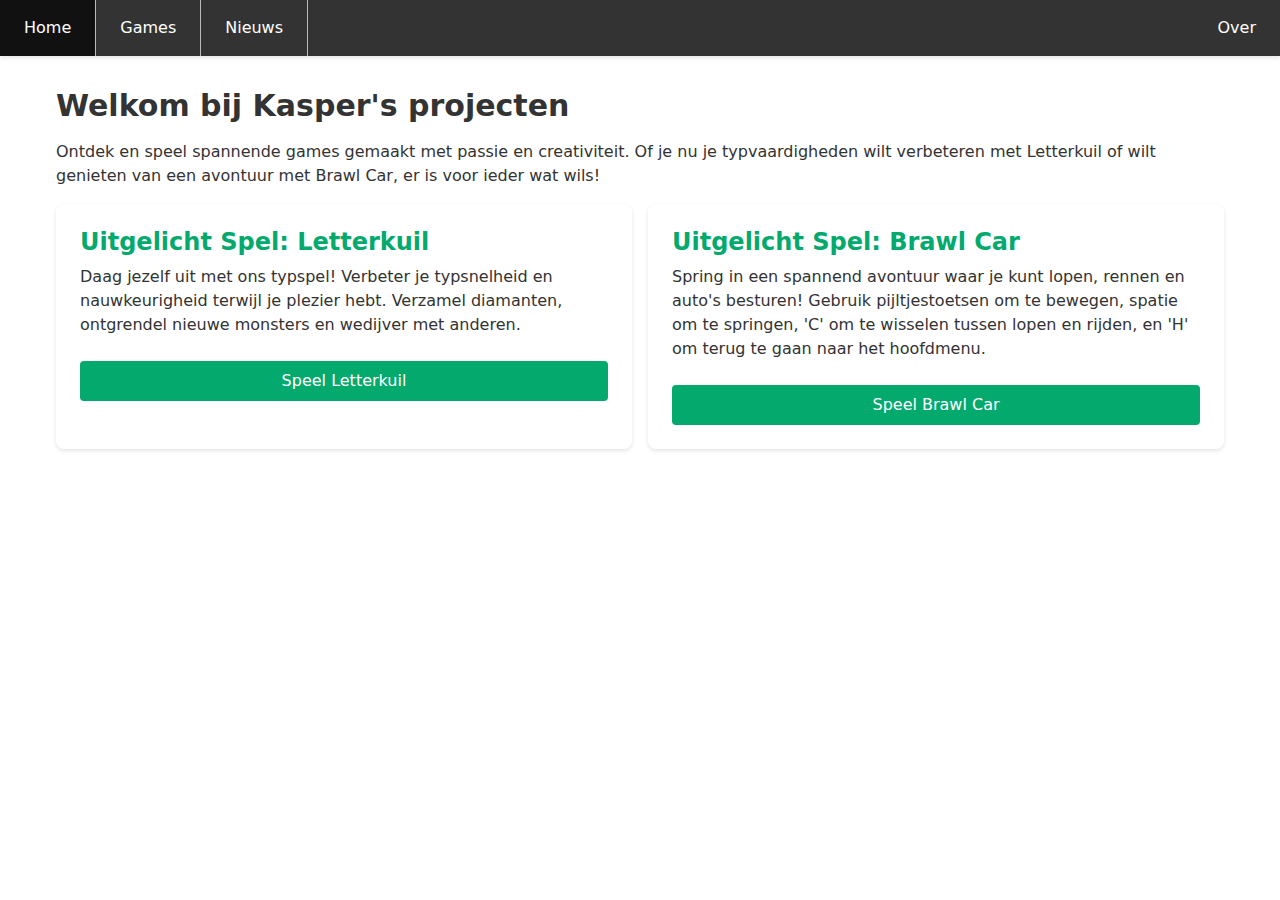
<file: index.html>
<!DOCTYPE html>
<html lang="nl">
<head>
    <meta charset="UTF-8">
    <meta name="viewport" content="width=device-width, initial-scale=1.0">
    <meta name="description" content="Welkom bij Kasper's projecten - Speel Letterkuil en Brawl Car">
    <title>Kasper's projecten</title>
    <link rel="icon" type="image/svg+xml" href="favicon.svg">
    <link rel="stylesheet" href="css/reset.css">
    <link rel="stylesheet" href="css/main.css">
    <link rel="stylesheet" href="css/NavigatieBar.css">
</head>
<body>
    <header>
        <nav>
            <ul class="nav">
                <li class="nav active"><a href="index.html">Home</a></li>
                <li class="nav"><a href="games.html">Games</a></li>
                <li class="nav"><a href="nieuws.html">Nieuws</a></li>
                <li class="nav" style="float:right"><a href="about.html">Over</a></li>
            </ul>
        </nav>
    </header>

    <main>
        <section class="section">
            <div class="container">
                <h1>Welkom bij Kasper's projecten</h1>
                <p>Ontdek en speel spannende games gemaakt met passie en creativiteit. Of je nu je typvaardigheden wilt verbeteren met Letterkuil of wilt genieten van een avontuur met Brawl Car, er is voor ieder wat wils!</p>
                
                <div class="grid">
                    <div class="game-card">
                        <h2>Uitgelicht Spel: Letterkuil</h2>
                        <p>Daag jezelf uit met ons typspel! Verbeter je typsnelheid en nauwkeurigheid terwijl je plezier hebt. Verzamel diamanten, ontgrendel nieuwe monsters en wedijver met anderen.</p>
                        <a href="letterkuil/letterkuil.html" class="button">Speel Letterkuil</a>
                    </div>
                    
                    <div class="game-card">
                        <h2>Uitgelicht Spel: Brawl Car</h2>
                        <p>Spring in een spannend avontuur waar je kunt lopen, rennen en auto's besturen! Gebruik pijltjestoetsen om te bewegen, spatie om te springen, 'C' om te wisselen tussen lopen en rijden, en 'H' om terug te gaan naar het hoofdmenu.</p>
                        <a href="/brawl_car/distfiles/WebGL/WebGL/index.html" class="button">Speel Brawl Car</a>
                    </div>
                </div>
            </div>
        </section>
    </main>
</body>
</html>
</file>
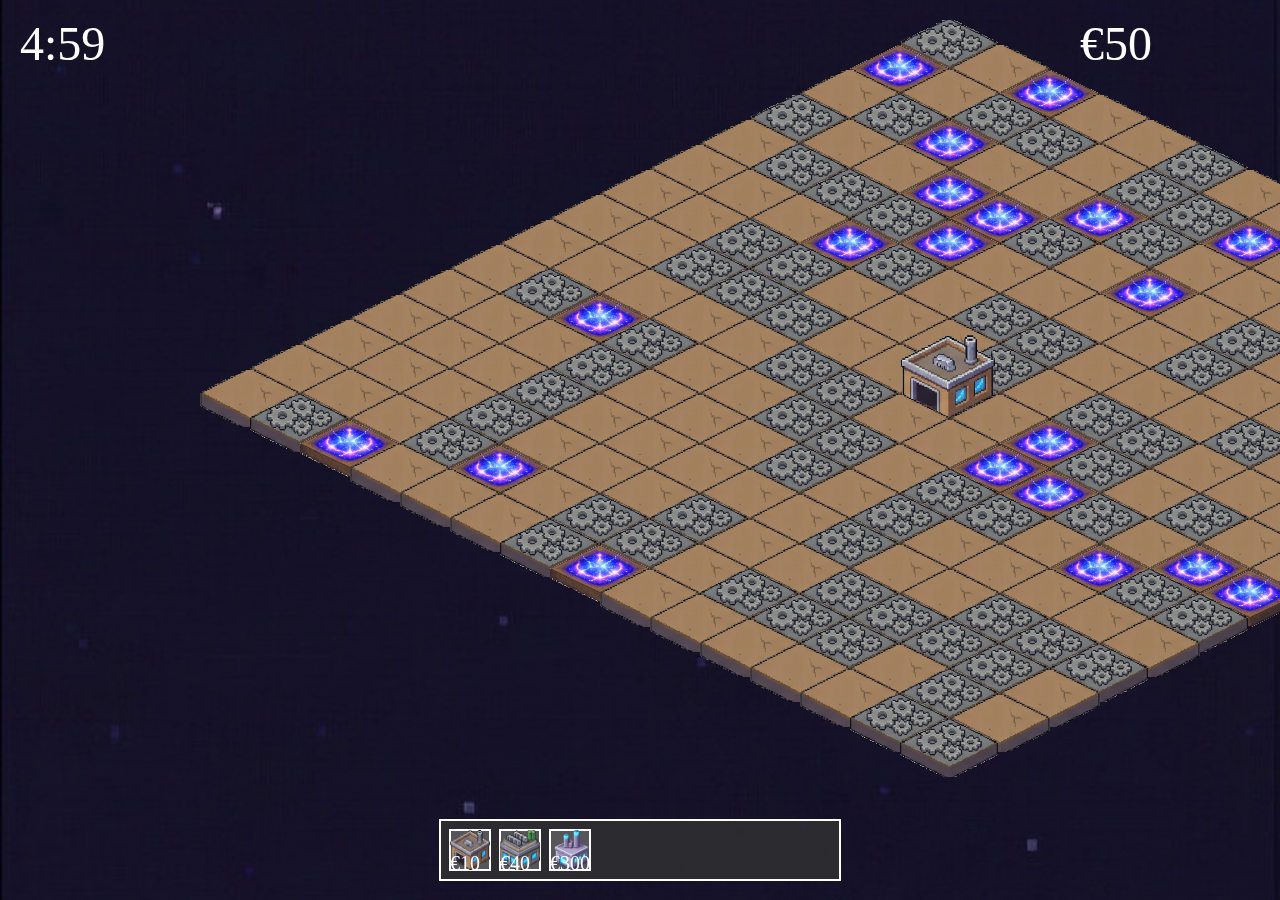
<file: eilandmijnwerkers/index.html>
<!DOCTYPE html>
<html lang="nl" xmlns="http://www.w3.org/1999/html">
<head>
    <meta charset="UTF-8">
    <meta name="viewport" content="width=device-width, initial-scale=1.0">
    <title>EilandMijnwerkers</title>
    <script src="helpScript.js"></script>
    <style>

        body, html {
            height: 100%;
            margin: 0;
        }

        .bg {
            background-image: url("images/void.jpg");

            height: 100%;

            background-position: center;
            background-repeat: no-repeat;
            background-size: cover;
        }

        #canvas {
            position: absolute;
            left: 0;
            top: 0;
        }
    </style>
</head>
<body>
    <div class="bg"></div>
    <canvas id="canvas" width="10000" height="10000"></canvas>
    <script>
        const gebouwen = [
            {img: "centrum", tile: "aarde", x: 100, y: 100, w: 40, h: 40, offsetX: 0, offsetY: 0, dragging: false, price: 10, gain: 1},
            {img: "mijnwerker", tile: "metaal", x: 100,  y: 200, w: 40, h: 40, offsetX: 0, offsetY: 0, dragging: false, price: 40, gain: 2},
            {img: "plasmapomp", tile: "plasma", x:100, y: 300, w: 40, h: 40, offsetX: 0, offsetY: 0, dragging: false, price: 300, gain: 10}
        ]
        var gedaan = false;
        const time = new Date().getTime();

        let lastTime = 0;
        let miningTimer = 0;
        let collapseTimer = 0;

        const canvas = document.getElementById("canvas");
        canvas.width = window.innerWidth;
        canvas.height = window.innerHeight;
        const ctx = canvas.getContext("2d");

        const map = generateMap();

        function removeSide() {
            map.markeer();
            setTimeout(() => map.valAf(), 3000);
        }

        function drawMap() {
            let startx = 900;
            let starty = 20;
            for (let i = 0; i < map.gameMap.length; i++) {
                let row = map.gameMap[i];
                for (let j = 0; j < row.length; j++) {
                    let tegel = row[j];
                    let x = startx + (j - i) * 50;
                    let y = starty + (j + i) * 25;
                    if (tegel) {
                        if (tegel.warning) {
                            ctx.drawImage(images.get(tegel.type+"-warn"), x, y);
                            if (tegel.gebouw) {
                                ctx.drawImage(images.get(tegel.gebouw.type+"-warn"), x, y - 35)
                            }
                        } else {
                            ctx.drawImage(images.get(tegel.type), x, y);
                            if (tegel.gebouw) {
                                ctx.drawImage(images.get(tegel.gebouw.type), x, y - 35)
                            }
                        }
                    }
                }
            }
        }

        function drawRest() {
            const breedte = 400;
            const hoogte = 60;
            const x = (canvas.width - breedte) / 2;
            const y = canvas.height - hoogte - 20;

            ctx.fillStyle = "rgba(50, 50, 50, 0.8)";
            ctx.strokeStyle = "#ffffff";
            ctx.lineWidth = 2;

            ctx.fillRect(x, y, breedte, hoogte);
            ctx.strokeRect(x, y, breedte, hoogte);

            const slotSize = 40;
            const padding = 10;

            for (let i = 0; i < gebouwen.length; i++) {
                let slotX = x + padding + (i * (slotSize + padding));
                let slotY = y + (hoogte - slotSize) / 2;

                ctx.fillStyle = "rgba(255, 255, 255, 0.2)";
                ctx.fillRect(slotX, slotY, slotSize, slotSize);
                ctx.strokeRect(slotX, slotY, slotSize, slotSize);
                let gebouw = gebouwen[i]
                if (!gebouw.dragging) {
                    gebouw.x = slotX;
                    gebouw.y = slotY;
                    gebouw.offsetX = 0;
                    gebouw.offsetY = 0;
                    gebouw.w = slotSize;
                    gebouw.h = slotSize;
                }
                ctx.fillStyle = "#ffffff"
                ctx.drawImage(images.get(gebouw.img), gebouw.x, gebouw.y, gebouw.w, gebouw.h);
                ctx.font = "20px serif";
                ctx.fillText("€" + gebouw.price, gebouw.x, gebouw.y + gebouw.h);
            }

            let timeToGo = 300000 - (new Date().getTime() - time);
            if (timeToGo <= 0) {
                gedaan = true;
            }
            ctx.font = "48px serif";
            ctx.fillText(millisToMinutesAndSeconds(timeToGo), 20, 60);

            ctx.fillText("€" + map.money, canvas.width - 200, 60);
        }

        function scoreScreen() {
            const scoreScreenImg = new Image();
            scoreScreenImg.src = "images/scorescreen.jpg";
            scoreScreenImg.onload = function () {
                ctx.clearRect(0, 0, canvas.width, canvas.height);
                ctx.drawImage(scoreScreenImg, 0, 0);
                ctx.font = "200px serif";
                ctx.fillStyle = "#ffffff"
                ctx.fillText("Geld: €" + map.money, 350, 450);
            };
        }

        function loop(timestamp) {
            if (!lastTime) lastTime = timestamp;
            const deltaTime = timestamp - lastTime;
            lastTime = timestamp;

            miningTimer += deltaTime;
            collapseTimer += deltaTime;

            if (miningTimer >= 1000) {
                map.mijn();
                miningTimer -= 1000;
            }

            if (collapseTimer >= 57000) {
                removeSide();
                collapseTimer -= 57000;
            }

            ctx.clearRect(0, 0, canvas.width, canvas.height);
            drawMap();
            drawRest();

            if (!gedaan) {
                requestAnimationFrame(loop);
            } else {
                scoreScreen();
            }
        }

        function start() {
            canvas.addEventListener('mousedown', (e) => {
                const mouse = getMousePos(e);

                gebouwen.forEach(g => {
                    if (mouse.x >= g.x && mouse.x <= g.x + g.w &&
                        mouse.y >= g.y && mouse.y <= g.y + g.h) {

                        g.dragging = true;
                        g.offsetX = mouse.x - g.x;
                        g.offsetY = mouse.y - g.y;
                        g.w = 95;
                        g.h = 84;
                    }
                });
            });

            window.addEventListener('mousemove', (e) => {
                gebouwen.forEach(g => {
                    if (g.dragging) {
                        const mouse = getMousePos(e);
                        g.x = mouse.x - g.offsetX;
                        g.y = mouse.y - g.offsetY;
                    }
                });
            });

            window.addEventListener('mouseup', (e) => {
                gebouwen.forEach(g => {
                    if (g.dragging) {
                        let pos = getMousePos(e);
                        let dx = pos.x - 900;
                        let dy = pos.y - 20;
                        let j = Math.round((dy / 25 + dx / 50) / 2);
                        let i = Math.round((dy / 25 - dx / 50) / 2);
                        if (i >= 0 && i < 15 && j >= 0 && j < 15) {
                            let tegel = map.gameMap[i][j];
                            if (tegel && !tegel.gebouw) {
                                if (tegel.type === g.tile) {
                                    if (map.money >= g.price) {
                                        tegel.gebouw = new Gebouw(g.img, 1, g.gain);
                                        map.money -= g.price;
                                    } else {
                                        alert("Je hebt niet genoeg geld.")
                                    }
                                } else {
                                    alert("Je kan een " + g.img + " enkel op " + g.tile + " plaatsen.");
                                }
                            }
                        }
                        g.dragging = false;
                    }
                });
            });

            requestAnimationFrame(loop);
        }

        const images = laadImages(start);
    </script>
</body>
</html>
</file>
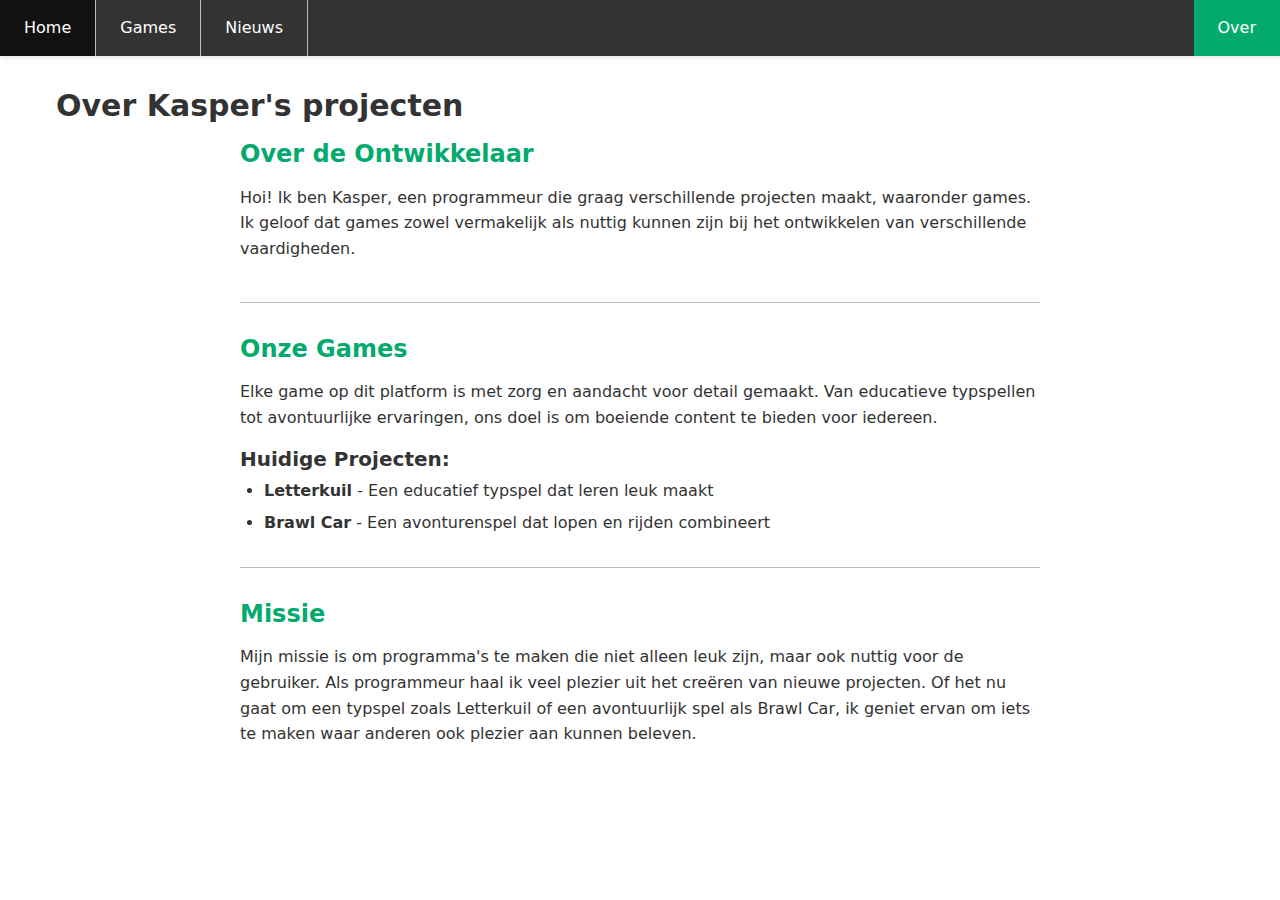
<file: about.html>
<!DOCTYPE html>
<html lang="nl">
<head>
    <meta charset="UTF-8">
    <meta name="viewport" content="width=device-width, initial-scale=1.0">
    <meta name="description" content="Leer meer over Kasper's projecten en de ontwikkelaar">
    <title>Over - Kasper's projecten</title>
    <link rel="icon" type="image/svg+xml" href="favicon.svg">
    <link rel="stylesheet" href="css/reset.css">
    <link rel="stylesheet" href="css/main.css">
    <link rel="stylesheet" href="css/NavigatieBar.css">
</head>
<body>
    <header>
        <nav>
            <ul class="nav">
                <li class="nav"><a href="index.html">Home</a></li>
                <li class="nav"><a href="games.html">Games</a></li>
                <li class="nav"><a href="nieuws.html">Nieuws</a></li>
                <li class="nav active" style="float:right"><a href="about.html">Over</a></li>
            </ul>
        </nav>
    </header>

    <main>
        <section class="section">
            <div class="container">
                <h1>Over Kasper's projecten</h1>
                <div class="about-content">
                    <div class="about-section">
                        <h2>Over de Ontwikkelaar</h2>
                        <p>Hoi! Ik ben Kasper, een programmeur die graag verschillende projecten maakt, waaronder games. Ik geloof dat games zowel vermakelijk als nuttig kunnen zijn bij het ontwikkelen van verschillende vaardigheden.</p>
                    </div>

                    <div class="about-section">
                        <h2>Onze Games</h2>
                        <p>Elke game op dit platform is met zorg en aandacht voor detail gemaakt. Van educatieve typspellen tot avontuurlijke ervaringen, ons doel is om boeiende content te bieden voor iedereen.</p>
                        
                        <h3>Huidige Projecten:</h3>
                        <ul>
                            <li><strong>Letterkuil</strong> - Een educatief typspel dat leren leuk maakt</li>
                            <li><strong>Brawl Car</strong> - Een avonturenspel dat lopen en rijden combineert</li>
                        </ul>
                    </div>

                    <div class="about-section">
                        <h2>Missie</h2>
                        <p>Mijn missie is om programma's te maken die niet alleen leuk zijn, maar ook nuttig voor de gebruiker. Als programmeur haal ik veel plezier uit het creëren van nieuwe projecten. Of het nu gaat om een typspel zoals Letterkuil of een avontuurlijk spel als Brawl Car, ik geniet ervan om iets te maken waar anderen ook plezier aan kunnen beleven.</p>
                    </div>
                </div>
            </div>
        </section>
    </main>
</body>
</html>
</file>
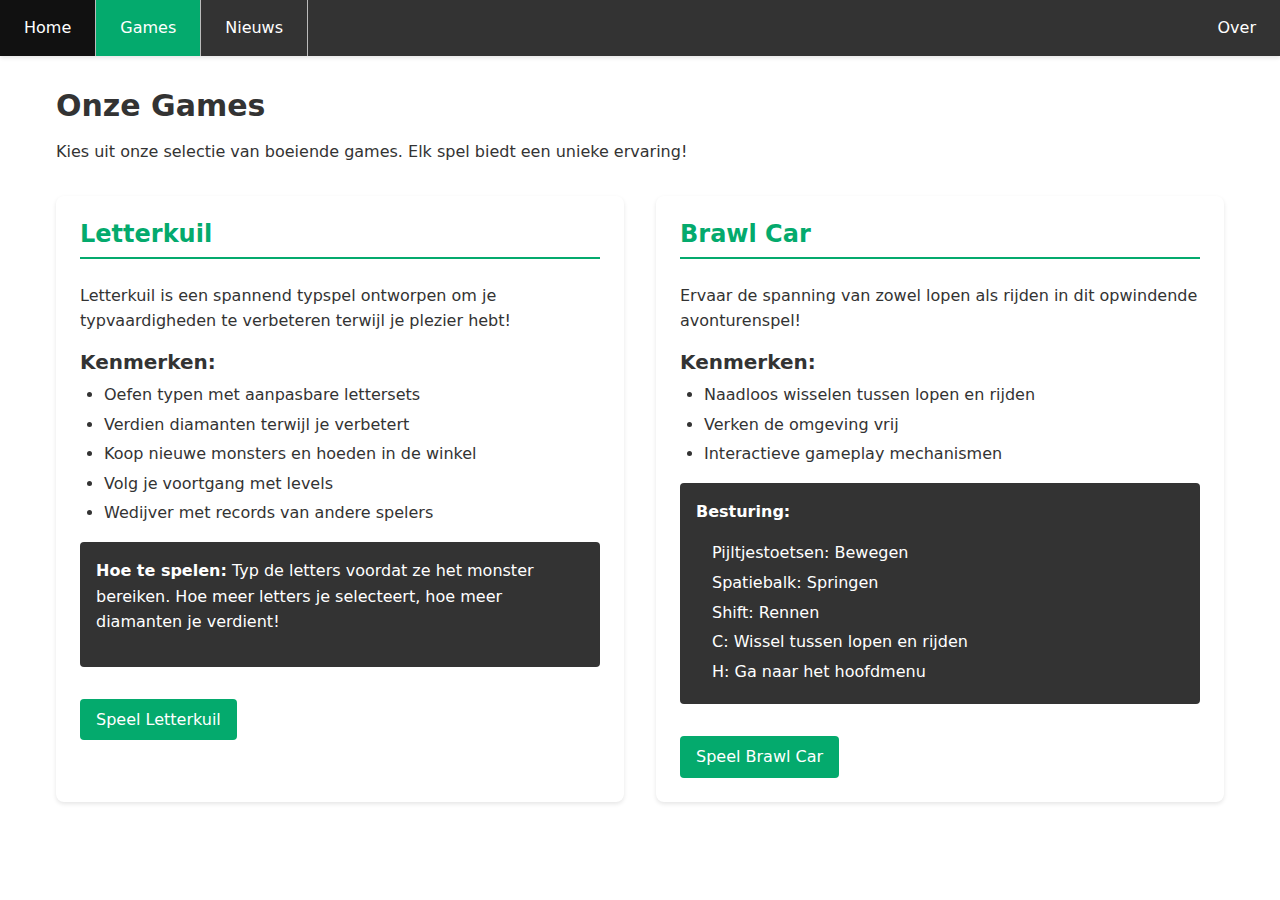
<file: games.html>
<!DOCTYPE html>
<html lang="nl">
<head>
    <meta charset="UTF-8">
    <meta name="viewport" content="width=device-width, initial-scale=1.0">
    <meta name="description" content="Ontdek en speel Letterkuil en Brawl Car spellen">
    <title>Games - Kasper's projecten</title>
    <link rel="icon" type="image/svg+xml" href="favicon.svg">
    <link rel="stylesheet" href="css/reset.css">
    <link rel="stylesheet" href="css/main.css">
    <link rel="stylesheet" href="css/NavigatieBar.css">
    <link rel="stylesheet" href="css/games.css">
</head>
<body>
    <header>
        <nav>
            <ul class="nav">
                <li class="nav"><a href="index.html">Home</a></li>
                <li class="nav active"><a href="games.html">Games</a></li>
                <li class="nav"><a href="nieuws.html">Nieuws</a></li>
                <li class="nav" style="float:right"><a href="about.html">Over</a></li>
            </ul>
        </nav>
    </header>

    <main>
        <section class="section">
            <div class="container">
                <h1>Onze Games</h1>
                <p>Kies uit onze selectie van boeiende games. Elk spel biedt een unieke ervaring!</p>

                <div class="games-grid">
                    <article class="game-detail">
                        <h2>Letterkuil</h2>
                        <div class="game-content">
                            <div class="game-description">
                                <p>Letterkuil is een spannend typspel ontworpen om je typvaardigheden te verbeteren terwijl je plezier hebt!</p>
                                <h3>Kenmerken:</h3>
                                <ul>
                                    <li>Oefen typen met aanpasbare lettersets</li>
                                    <li>Verdien diamanten terwijl je verbetert</li>
                                    <li>Koop nieuwe monsters en hoeden in de winkel</li>
                                    <li>Volg je voortgang met levels</li>
                                    <li>Wedijver met records van andere spelers</li>
                                </ul>
                                <div class="game-controls">
                                    <p><strong>Hoe te spelen:</strong> Typ de letters voordat ze het monster bereiken. Hoe meer letters je selecteert, hoe meer diamanten je verdient!</p>
                                </div>
                                <a href="letterkuil/letterkuil.html" class="button">Speel Letterkuil</a>
                            </div>
                        </div>
                    </article>

                    <article class="game-detail">
                        <h2>Brawl Car</h2>
                        <div class="game-content">
                            <div class="game-description">
                                <p>Ervaar de spanning van zowel lopen als rijden in dit opwindende avonturenspel!</p>
                                <h3>Kenmerken:</h3>
                                <ul>
                                    <li>Naadloos wisselen tussen lopen en rijden</li>
                                    <li>Verken de omgeving vrij</li>
                                    <li>Interactieve gameplay mechanismen</li>
                                </ul>
                                <div class="game-controls">
                                    <p><strong>Besturing:</strong></p>
                                    <ul>
                                        <li>Pijltjestoetsen: Bewegen</li>
                                        <li>Spatiebalk: Springen</li>
                                        <li>Shift: Rennen</li>
                                        <li>C: Wissel tussen lopen en rijden</li>
                                        <li>H: Ga naar het hoofdmenu</li>
                                    </ul>
                                </div>
                                <a href="/brawl_car/distfiles/WebGL/WebGL/index.html" class="button">Speel Brawl Car</a>
                            </div>
                        </div>
                    </article>
                </div>
            </div>
        </section>
    </main>
</body>
</html>
</file>
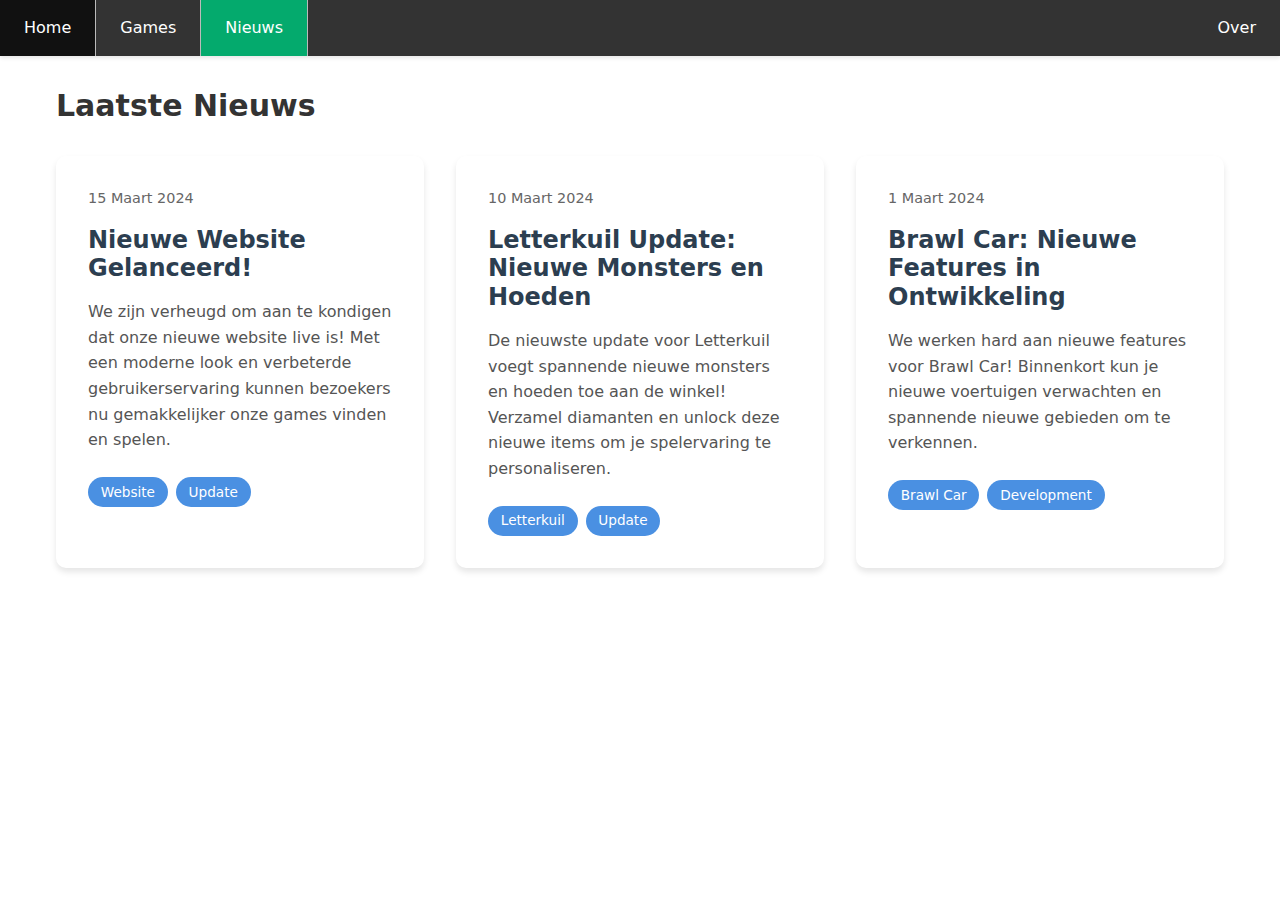
<file: nieuws.html>
<!DOCTYPE html>
<html lang="nl">
<head>
    <meta charset="UTF-8">
    <meta name="viewport" content="width=device-width, initial-scale=1.0">
    <meta name="description" content="Blijf op de hoogte van het laatste nieuws over Kasper's projecten">
    <title>Nieuws - Kasper's projecten</title>
    <link rel="icon" type="image/svg+xml" href="favicon.svg">
    <link rel="stylesheet" href="css/reset.css">
    <link rel="stylesheet" href="css/main.css">
    <link rel="stylesheet" href="css/NavigatieBar.css">
    <link rel="stylesheet" href="css/nieuws.css">
</head>
<body>
    <header>
        <nav>
            <ul class="nav">
                <li class="nav"><a href="index.html">Home</a></li>
                <li class="nav"><a href="games.html">Games</a></li>
                <li class="nav active"><a href="nieuws.html">Nieuws</a></li>
                <li class="nav" style="float:right"><a href="about.html">Over</a></li>
            </ul>
        </nav>
    </header>

    <main>
        <section class="section">
            <div class="container">
                <h1>Laatste Nieuws</h1>
                <div class="news-grid">
                    <article class="news-item">
                        <div class="news-date">15 Maart 2024</div>
                        <h2>Nieuwe Website Gelanceerd!</h2>
                        <p>We zijn verheugd om aan te kondigen dat onze nieuwe website live is! Met een moderne look en verbeterde gebruikerservaring kunnen bezoekers nu gemakkelijker onze games vinden en spelen.</p>
                        <div class="news-tags">
                            <span class="tag">Website</span>
                            <span class="tag">Update</span>
                        </div>
                    </article>

                    <article class="news-item">
                        <div class="news-date">10 Maart 2024</div>
                        <h2>Letterkuil Update: Nieuwe Monsters en Hoeden</h2>
                        <p>De nieuwste update voor Letterkuil voegt spannende nieuwe monsters en hoeden toe aan de winkel! Verzamel diamanten en unlock deze nieuwe items om je spelervaring te personaliseren.</p>
                        <div class="news-tags">
                            <span class="tag">Letterkuil</span>
                            <span class="tag">Update</span>
                        </div>
                    </article>

                    <article class="news-item">
                        <div class="news-date">1 Maart 2024</div>
                        <h2>Brawl Car: Nieuwe Features in Ontwikkeling</h2>
                        <p>We werken hard aan nieuwe features voor Brawl Car! Binnenkort kun je nieuwe voertuigen verwachten en spannende nieuwe gebieden om te verkennen.</p>
                        <div class="news-tags">
                            <span class="tag">Brawl Car</span>
                            <span class="tag">Development</span>
                        </div>
                    </article>
                </div>
            </div>
        </section>
    </main>
</body>
</html>
</file>
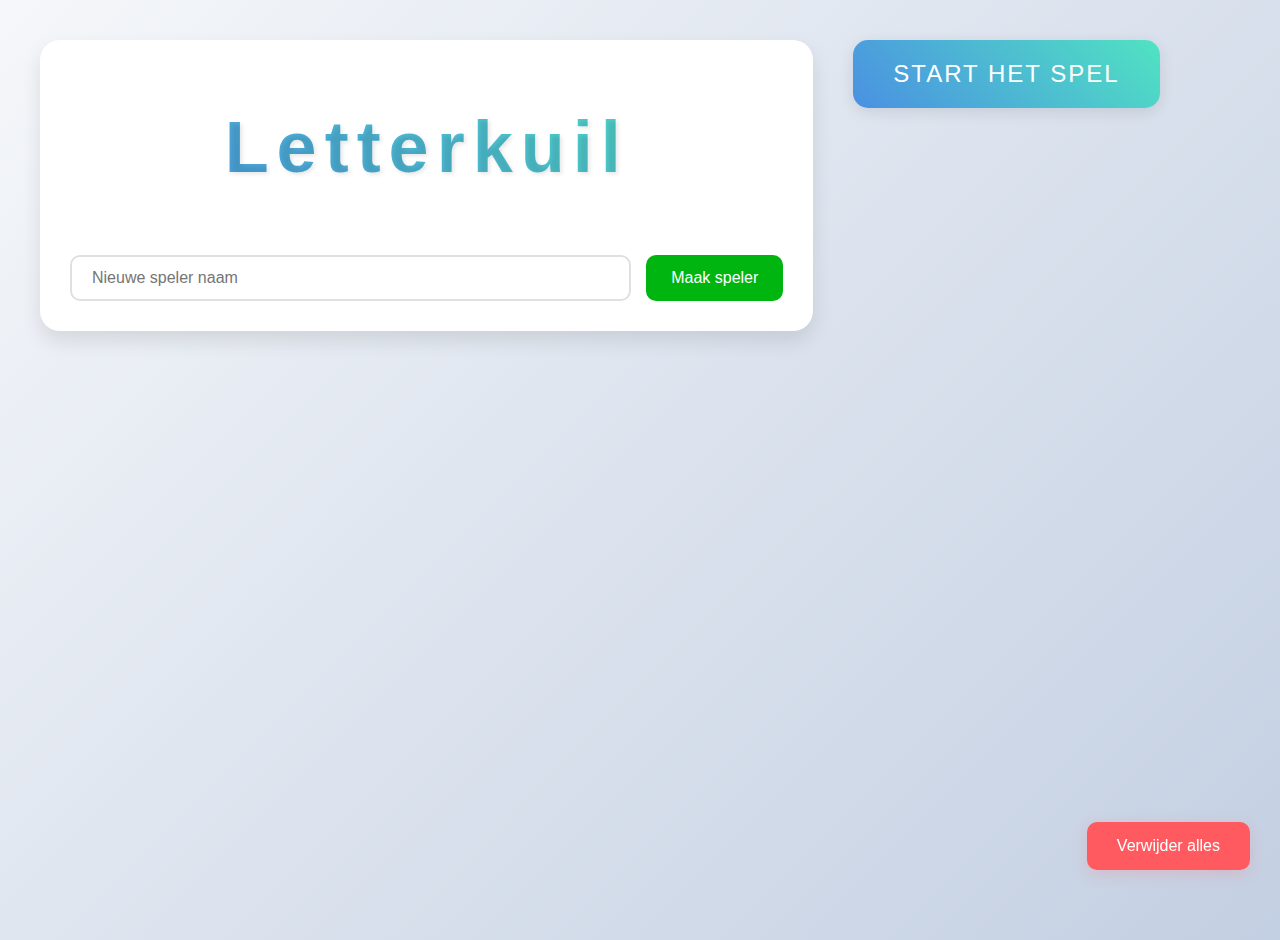
<file: letterkuil/letterkuil.html>
<!DOCTYPE html>
<html lang="nl">
<head>
    <meta charset="UTF-8">
    <meta name="viewport" content="width=device-width, initial-scale=1.0">
    <title>Letterkuil - Typspel</title>
    <link rel="icon" type="image/svg+xml" href="favicon.svg">
    <link rel="stylesheet" href="https://fonts.googleapis.com/css2?family=Material+Symbols+Outlined:opsz,wght,FILL,GRAD@24,400,0,0" />
    <link rel="stylesheet" href="css/letterkuil.css">
</head>
<body>
    <script src="alles_met_localstorage.js"></script>

    <div class="container">
        <div class="players-section">
            <h1 class="game-title">Letterkuil</h1>
            
            <div class="player-list" id="playerList">
                <!-- Player items will be inserted here by JavaScript -->
            </div>

            <div class="new-player-form">
                <input type="text" id="input" placeholder="Nieuwe speler naam">
                <button id="maak speler" onclick="createSpeler()">Maak speler</button>
            </div>
        </div>

        <div class="game-controls">
            <button id="speelSpel" onclick="speel_spel()">Start het spel</button>
        </div>
    </div>

    <button id="verwijderAlles" onclick="verwijder_alles()">Verwijder alles</button>

    <script>
    var persoonV;
    var index;
    var text;
    var personen = [];
    var lijst_personen = window.alles_met_localstorage.getLijst_met_personen();
    if (lijst_personen == null) {
        lijst_personen = []
    }
    window.alles_met_localstorage.check();
    if (lijst_personen) {
        for (var persoon of lijst_personen) {
            if (persoon.includes("letterkuil-speler-")) {
                var person = window.alles_met_localstorage.getPersoon(persoon);
                if (person.hasOwnProperty("kleur")) {
                    delete person.kleur;
                    window.alles_met_localstorage.setPersoon(persoon, person)
                }
                personen.push(person);
            } else {
                window.alles_met_localstorage.remove(persoon);
                lijst_personen.splice(lijst_personen.indexOf(persoon), 1);
            }
        }
    }
    window.alles_met_localstorage.setGeselecteerd_persoon({});
    window.alles_met_localstorage.setGeselecteerde_letters([]);

    var maak_speler = document.getElementById("maak speler");
    var input = document.getElementById("input");
    input.addEventListener("keyup", function (ev) {
        if (ev.key === "Enter") {
            maak_speler.click()
        }
    })
    var beginDingen = [];
    var geselcteerdeSpeler = null;
    var button;
    beginscherm();

    function beginscherm() {
        if (text) {
            text.remove();
        }
        const playerList = document.getElementById('playerList');
        playerList.innerHTML = ''; // Clear existing players
        
        for (let i = 0; i < lijst_personen.length; i++) {
            const persoon = lijst_personen[i];
            const playerItem = document.createElement('div');
            playerItem.className = 'player-item';
            
            const nameButton = document.createElement('button');
            nameButton.className = 'player-name';
            nameButton.innerText = persoon.replace("letterkuil-speler-", "");
            nameButton.persoon = persoon;
            
            if (lijst_personen.length === 1) {
                nameButton.classList.add('selected');
                geselcteerdeSpeler = nameButton;
                window.alles_met_localstorage.setGeselecteerd_persoon(personen[0]);
            }
            
            nameButton.onclick = function(ev) {
                const allNames = document.querySelectorAll('.player-name');
                allNames.forEach(btn => btn.classList.remove('selected'));
                ev.currentTarget.classList.add('selected');
                geselcteerdeSpeler = ev.currentTarget;
                window.alles_met_localstorage.setGeselecteerd_persoon(personen[lijst_personen.indexOf(geselcteerdeSpeler.persoon)]);
            };
            
            const deleteButton = document.createElement('button');
            deleteButton.className = 'action-button delete-button';
            deleteButton.innerHTML = '<span class="material-symbols-outlined">delete</span>';
            deleteButton.delete = persoon;
            deleteButton.onclick = deleteSpeler;
            
            const settingsButton = document.createElement('button');
            settingsButton.className = 'action-button settings-button';
            settingsButton.innerHTML = '<span class="material-symbols-outlined">settings</span>';
            settingsButton.setting = persoon;
            settingsButton.onclick = verander;
            
            playerItem.appendChild(nameButton);
            playerItem.appendChild(settingsButton);
            playerItem.appendChild(deleteButton);
            playerList.appendChild(playerItem);
        }
    }

    function deleteSpeler(ev) {
        lijst_personen.splice(lijst_personen.indexOf(ev.currentTarget.delete), 1)
        personen.splice(lijst_personen.indexOf(ev.currentTarget.delete), 1)
        window.alles_met_localstorage.remove(ev.currentTarget.delete)
        window.alles_met_localstorage.setLijst_met_personen(lijst_personen)
        window.alles_met_localstorage.setGeselecteerd_persoon({});
        beginscherm();
    }

    function createSpeler() {
        var input = document.getElementById("input")
        if (!input.value.trim()) {
            showError("Voer een naam in!");
            return;
        }
        lijst_personen.push("letterkuil-speler-"+input.value)
        var speler = {
            "naam": "letterkuil-speler-"+input.value,
            "level": 1,
            "diamanten": 0,
            "hoed": "hogehoed.png",
            "monster": "pacman",
            "muziek": null
        }
        personen.push(speler)
        window.alles_met_localstorage.setPersoon("letterkuil-speler-"+input.value, speler)
        window.alles_met_localstorage.setLijst_met_personen(lijst_personen)
        input.value = ""
        beginscherm();
    }

    function verander(ev) {
        persoonV = window.alles_met_localstorage.getPersoon(ev.currentTarget.setting);
        var input = document.getElementById("input");
        var button = document.getElementById("maak speler");
        input.value = "";
        input.placeholder = "Nieuwe naam";
        button.innerText = "Verander naam";
        button.onclick = function () {
            sla_op(persoonV);
        }
    }

    function sla_op(persoon) {
        var input = document.getElementById("input");
        if (!input.value.trim()) {
            showError("Voer een nieuwe naam in!");
            return;
        }
        var button = document.getElementById("maak speler");
        index = lijst_personen.indexOf(persoonV.naam);
        lijst_personen.splice(index, 1);
        window.alles_met_localstorage.remove(persoonV.naam);
        persoonV.naam = "letterkuil-speler-"+input.value;

        lijst_personen.splice(index, 0, persoon.naam);
        personen.splice(index, 0, persoon);
        window.alles_met_localstorage.setPersoon(persoon.naam, persoon);
        window.alles_met_localstorage.setLijst_met_personen(lijst_personen);
        input.value = "";
        input.placeholder = "Nieuwe speler naam";
        button.innerText = "Maak speler";
        button.onclick = createSpeler;
        beginscherm();
    }

    function speel_spel() {
        if (!geselcteerdeSpeler) {
            showError("Selecteer eerst een speler!");
            return;
        }
        window.location.assign('configureer.html');
    }

    function verwijder_alles() {
        if (confirm("Weet je zeker dat je alle spelers wilt verwijderen?")) {
            localStorage.clear();
            window.location.assign("");
        }
    }

    function showError(message) {
        const existingError = document.querySelector('.error-message');
        if (existingError) {
            existingError.remove();
        }
        
        const error = document.createElement('div');
        error.className = 'error-message';
        error.textContent = message;
        
        const container = document.querySelector('.players-section');
        container.insertBefore(error, container.querySelector('.new-player-form'));
        
        setTimeout(() => {
            error.remove();
        }, 3000);
    }
    </script>
</body>
</html>
</file>
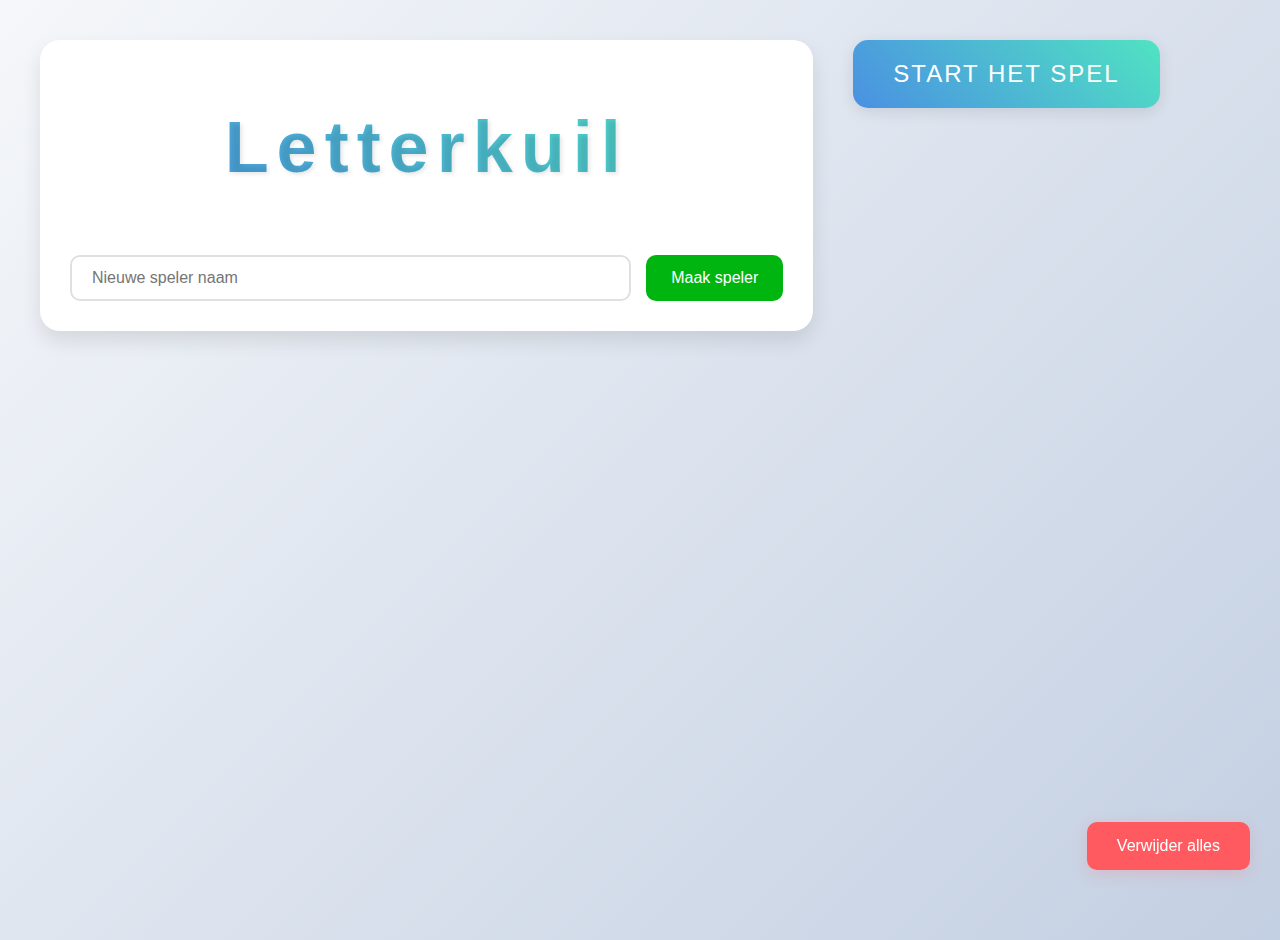
<file: letterkuil/spel.html>
<!DOCTYPE html>
<html lang="nl">
<head>
    <meta charset="UTF-8">
    <meta name="viewport" content="width=device-width, initial-scale=1.0">
    <title>Letterkuil - Spel</title>
    <link rel="icon" type="image/svg+xml" href="favicon.svg">
    <link rel="stylesheet" href="css/spel.css">
</head>
<body>
    <script src="alles_met_localstorage.js"></script>

    <div class="container">
        <div class="game-controls">
            <div class="level-buttons">
                <button class="button" onclick="levels(1)">Start Level 1</button>
                <button class="button" onclick="levels(3)">Start Level 3</button>
                <button class="button" onclick="levels(6)">Start Level 6</button>
            </div>
        </div>

        <div class="game-instructions" id="instructions">
            <h1>Speluitleg</h1>
            <p>Klik op een knop hierboven om het spel te starten.<br>
            Tussen woorden of zinnen moet je geen spatie typen,<br>
            je moet enkel een spatie typen in een zin.</p>
        </div>

        <canvas id="canvas" width="1500" height="700"></canvas>

        <div class="nav-buttons">
            <button class="nav-button" onclick="window.location.assign('configureer.html')">Stop</button>
            <button class="nav-button" onclick="window.location.assign('winkel.html')">Winkel</button>
        </div>
    </div>

    <script>
        let x = 0;
        let yVanRecord = 100;
        let lijst_personen = [];
        var personen = [];
        var random_lijst = [];

        lijst_personen = window.alles_met_localstorage.getLijst_met_personen()
        if (lijst_personen === undefined || lijst_personen === null) {
            window.location.assign("letterkuil.html")
        }
        for (var persoon of lijst_personen) {
            personen.push(window.alles_met_localstorage.getPersoon(persoon));
        }
        try {
            var geselecteerd_persoon = window.alles_met_localstorage.getGeselecteerd_persoon();
            var geselecteerdeLetters = window.alles_met_localstorage.getGeselecteerde_letters();
            if (geselecteerd_persoon.naam === undefined || geselecteerd_persoon.naam === null || geselecteerdeLetters === undefined || geselecteerdeLetters === null) {
                window.location.assign("letterkuil.html")
            }
        } catch (e) {
            window.location.assign("letterkuil.html")
        }
        var canvas = document.getElementById("canvas");
        var c = canvas.getContext('2d');
        c.font = "20px Arial";
        var pac1 = new Image();
        var pac2 = new Image();
        var pac3 = new Image();
        var pac4 = new Image();
        var hoed = new Image();
        pac1.src = "images/monsters/"+geselecteerd_persoon.monster+"/"+geselecteerd_persoon.monster+".png";
        pac2.src = "images/monsters/"+geselecteerd_persoon.monster+"/"+geselecteerd_persoon.monster+"2.png";
        pac3.src = "images/monsters/"+geselecteerd_persoon.monster+"/"+geselecteerd_persoon.monster+"3.png";
        pac4.src = "images/monsters/"+geselecteerd_persoon.monster+"/"+geselecteerd_persoon.monster+"4.png";
        hoed.src = "images/hoeden/"+geselecteerd_persoon.hoed;
        var pac = 4;
        var aantal_tekenen = 0;
        var missers = 0;
        var puut = new Audio("Puut-kort.mp3");
        var isBijGat = false;
        var level = 1;
        var versnelling = 0.4;
        var start = false;
        addEventListener("keyup", function (ev) {
            if (random_lijst.at(0).length === 1) {
                if (ev.key === random_lijst.at(0)) {
                    random_lijst.splice(0, 1);
                    x -= 25;
                } else {
                    if (ev.key !== "Shift" && ev.key !== "Lock" && ev.key !== "AltGr") {
                        puut.play();
                        missers += 1;
                        if (missers > 9) {
                            for (var r = 0; r < 26; r++) {
                                random_lijst.push(geselecteerdeLetters.at(getRandomInt(geselecteerdeLetters.length)));
                            }
                            x = 0;
                            isBijGat = false;
                            levels(level - 1);
                            missers = 0;
                        }
                    }
                }
            } else {
                if (ev.key === random_lijst.at(0).charAt(0)) {
                    random_lijst[0] = random_lijst.at(0).split("").splice(1, random_lijst.at(0).length-1).join("");
                } else {
                    if (ev.key !== "Shift" && ev.key !== "Lock" && ev.key !== "AltGr") {
                        puut.play();
                        missers += 1;
                        if (missers > 9) {
                            for (var r = 0; r < 26; r++) {
                                random_lijst.push(geselecteerdeLetters.at(getRandomInt(geselecteerdeLetters.length)));
                            }
                            x = 0;
                            isBijGat = false;
                            levels(level - 1);
                            missers = 0;
                        }
                    }
                }
            }
        });
        begin();

        function lus() {
            c.clearRect(0, 0, 1500, 700);
            
            // Draw game area
            c.fillStyle = "#000000";
            c.fillRect(680, 150, 520, 200);
            
            // Draw level info
            c.fillStyle = "#868686";
            c.fillRect(1095, 110, 100, 25);
            c.fillStyle = "#000000";
            c.fillText("Level: "+level, 1100, 130);
            
            // Draw player records
            for (var key of lijst_personen) {
                c.fillText(key.toString().replace("letterkuil-speler-", "")+": "+personen.at(lijst_personen.indexOf(key)).level, 1220, yVanRecord);
                yVanRecord+=20;
            }
            
            // Draw player info
            c.fillText("Foute toetsen: "+missers.toString()+"/10", 1220, yVanRecord);
            yVanRecord=100;
            c.fillText(geselecteerd_persoon.naam.replace("letterkuil-speler-", ""), 20, 45);
            c.fillText("Diamanten: "+geselecteerd_persoon.diamanten, 500, 20);
            
            // Draw game elements
            c.fillStyle = "#FFFFFF";
            drawLine(800, 260, 1200, 260);
            doPac();
            c.drawImage(hoed, 624, 13);
            
            if (start) {
                winstOfVerlies();
                score();
            }
            window.requestAnimationFrame(lus);
        }

        function drawLine(x1, y1, x2,y2, stroke = 'white', width = 3) {
            c.beginPath();
            c.moveTo(x1, y1);
            c.lineTo(x2, y2);
            c.strokeStyle = stroke;
            c.lineWidth = width;
            c.stroke();
        }

        function getRandomInt(max) {
            return Math.floor(Math.random() * max);
        }

        function levels(levels) {
            level = levels;
            versnelling = 0.2+0.2*levels;
            start = true;
            document.getElementById('instructions').style.display = 'none';
        }

        function begin() {
            for (var n = 0; n < 26; n++) {
                random_lijst.push(geselecteerdeLetters.at(getRandomInt(geselecteerdeLetters.length)));
            }
            lus();
        }

        function doPac() {
            switch (pac) {
                case 1:
                    c.drawImage(pac1, 575, 150);
                    aantal_tekenen += 1;
                    if (aantal_tekenen === 60) {
                        pac = 4;
                        aantal_tekenen = 0;
                    }
                    break;
                case 2:
                    c.drawImage(pac3, 575, 150);
                    aantal_tekenen += 1;
                    if (aantal_tekenen === 60) {
                        pac = 1;
                        aantal_tekenen = 0;
                    }
                    break;
                case 3:
                    c.drawImage(pac4, 575, 150);
                    aantal_tekenen += 1;
                    if (aantal_tekenen === 60) {
                        pac = 2;
                        aantal_tekenen = 0;
                    }
                    break;
                case 4:
                    c.drawImage(pac2, 575, 150);
                    aantal_tekenen += 1;
                    if (aantal_tekenen === 60) {
                        pac = 3;
                        aantal_tekenen = 0;
                    }
                    break;
            }
        }

        function indexvan(lijst, obj) {
            for (var i = 0; i < lijst.length; i++) {
                if (lijst.at(i).naam === obj.naam) {
                    return i;
                }
            }
        }

        function winstOfVerlies() {
            if (isBijGat) {
                for (var r = 0; r < 26; r++) {
                    random_lijst.push(geselecteerdeLetters.at(getRandomInt(geselecteerdeLetters.length)));
                }
                x = 0;
                isBijGat = false;
                levels(level - 1);
                missers = 0;
            }
            if (!random_lijst.length) {
                for (var n = 0; n < 26; n++) {
                    random_lijst.push(geselecteerdeLetters.at(getRandomInt(geselecteerdeLetters.length)));
                }
                x = 0;
                levels(level + 1);
                personen[indexvan(personen, geselecteerd_persoon)].diamanten = personen.at(indexvan(personen, geselecteerd_persoon)).diamanten+Math.floor(geselecteerdeLetters.length/2);
                geselecteerd_persoon.diamanten+=(Math.floor(geselecteerdeLetters.length/2)*Math.ceil(level/5));
                window.alles_met_localstorage.setPersoon(geselecteerd_persoon.naam, geselecteerd_persoon);
                window.alles_met_localstorage.setGeselecteerd_persoon(geselecteerd_persoon);
                if (geselecteerd_persoon.level < level) {
                    personen[indexvan(personen, geselecteerd_persoon)].level = personen.at(indexvan(personen, geselecteerd_persoon)).level = level;
                    geselecteerd_persoon.level = level;
                    window.alles_met_localstorage.setPersoon(geselecteerd_persoon.naam, geselecteerd_persoon);
                }
                missers = 0;
            }
        }

        function score() {
            var xVanLetter = 1200 - x;
            for (var nRl = 0; nRl < random_lijst.length; nRl++) {
                if (xVanLetter > 775) {
                    c.fillText(random_lijst.at(nRl) + " ", xVanLetter, 240);
                } else {
                    random_lijst.splice(0, 1);
                    isBijGat = true;
                }
                xVanLetter += (10*random_lijst.at(nRl).length)+15;
            }
            if (!isBijGat) {
                x += versnelling;
            }
        }
    </script>
</body>
</html>
</file>
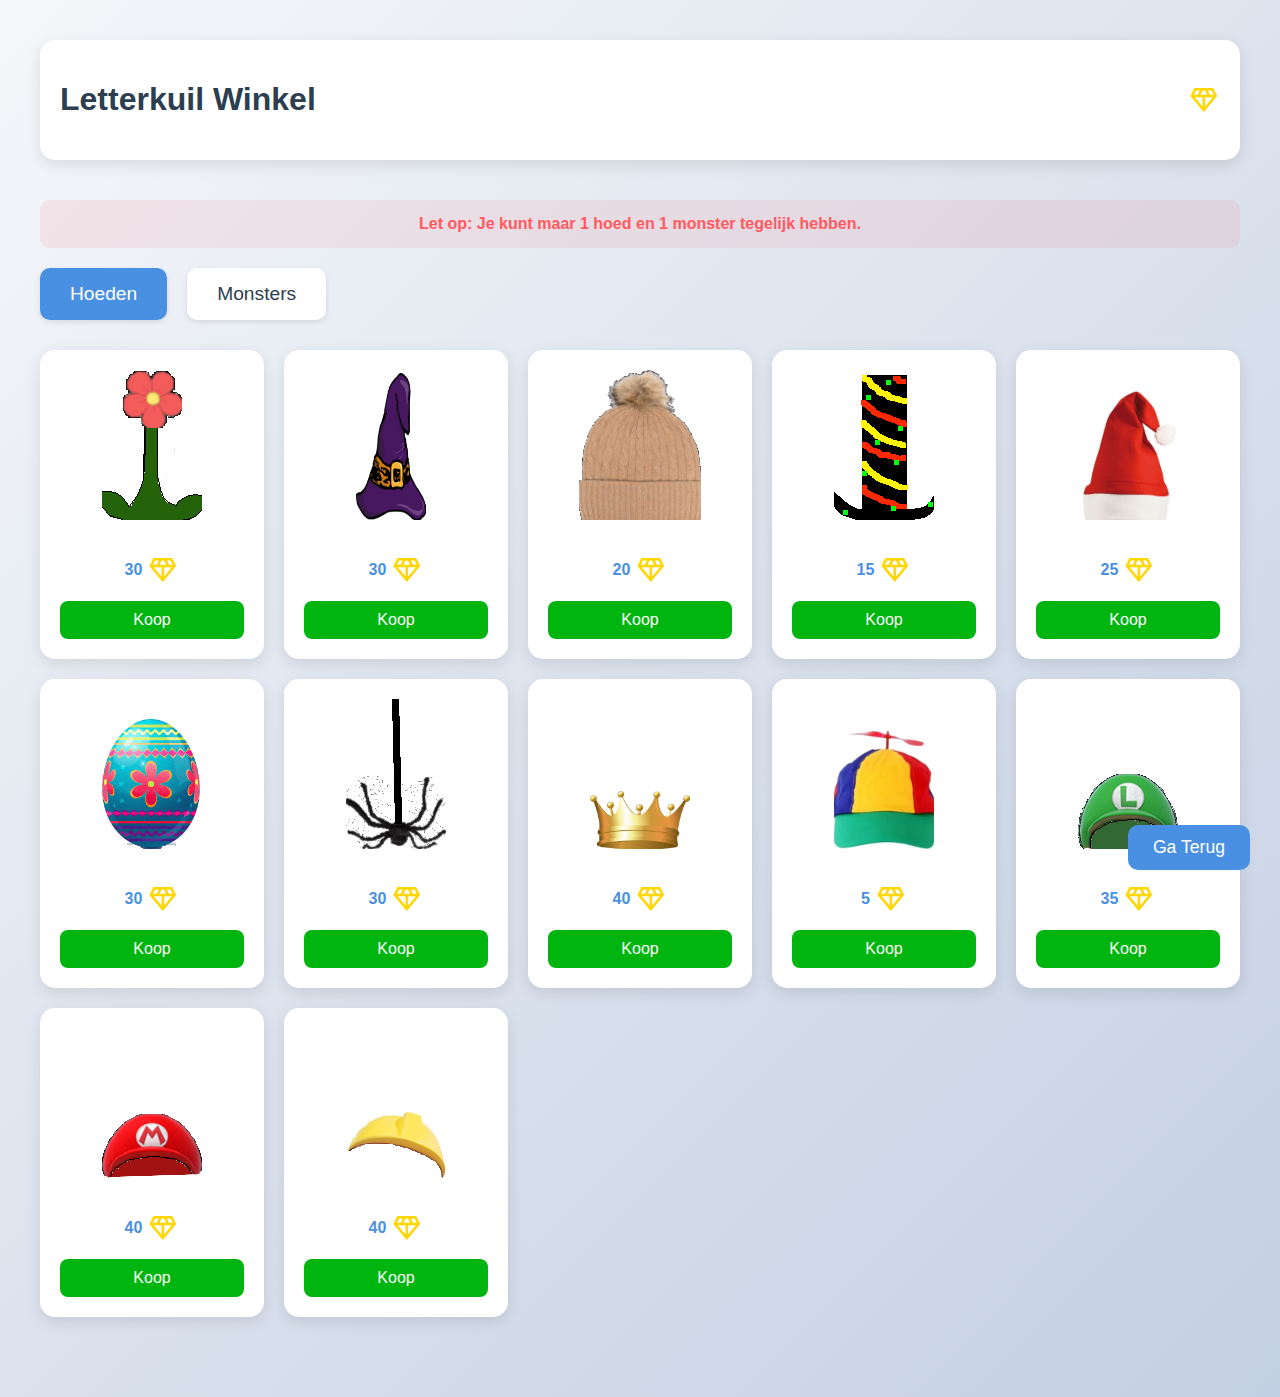
<file: letterkuil/winkel.html>
<!DOCTYPE html>
<html lang="nl">
<head>
    <meta charset="UTF-8">
    <meta name="viewport" content="width=device-width, initial-scale=1.0">
    <title>Letterkuil - Winkel</title>
    <link rel="icon" type="image/svg+xml" href="favicon.svg">
    <link rel="stylesheet" href="https://fonts.googleapis.com/css2?family=Material+Symbols+Outlined:opsz,wght,FILL,GRAD@40,400,0,0" />
    <link rel="stylesheet" href="css/winkel.css">
</head>
<body>
    <script src="alles_met_localstorage.js"></script>

    <div class="container">
        <div class="shop-header">
            <h1>Letterkuil Winkel</h1>
            <div class="currency-display">
                <span id="diamond-count"></span>
                <span class="material-symbols-outlined">diamond</span>
            </div>
        </div>

        <div class="warning-message">
            <strong>Let op:</strong> Je kunt maar 1 hoed en 1 monster tegelijk hebben.
        </div>

        <div class="category-nav">
            <button id="knoppen_hoeden" class="category-button active" onclick="knoppen_hoeden()">Hoeden</button>
            <button id="knoppen_monsters" class="category-button" onclick="knoppen_monsters()">Monsters</button>
        </div>

        <div id="shop-grid" class="shop-grid">
            <!-- Shop items will be inserted here by JavaScript -->
        </div>

        <div class="nav-buttons">
            <button class="nav-button" onclick="window.location.assign('configureer.html')">Ga Terug</button>
        </div>
    </div>

    <script>
        var geselecteerd_persoon = window.alles_met_localstorage.getGeselecteerd_persoon();
        var lijst_knoppen = [];
        updateDiamondCount();
        knoppen_hoeden();

        function updateDiamondCount() {
            document.getElementById('diamond-count').textContent = geselecteerd_persoon.diamanten;
        }

        function knoppen_hoeden() {
            var knoppen_monster = document.getElementById("knoppen_monsters");
            var knoppen_hoed = document.getElementById("knoppen_hoeden");
            knoppen_monster.classList.remove('active');
            knoppen_hoed.classList.add('active');
            clearShopGrid();
            
            const hoeden = [
                {image: 'hogehoedlente.png', price: 30, alt: 'hogehoed lente'},
                {image: 'heksenhoed.png', price: 30, alt: 'heksen hoed'},
                {image: 'muts.png', price: 20, alt: 'muts'},
                {image: 'hogehoed.png', price: 15, alt: 'hogehoed'},
                {image: 'kerstmuts.png', price: 25, alt: 'kerstmuts'},
                {image: 'paasei.png', price: 30, alt: 'paasei'},
                {image: 'spin.png', price: 30, alt: 'spin'},
                {image: 'kroon.png', price: 40, alt: 'kroon'},
                {image: 'petje.png', price: 5, alt: 'petje'},
                {image: 'luigipet.png', price: 35, alt: 'pet van luigi'},
                {image: 'mariopet.png', price: 40, alt: 'pet van mario'},
                {image: 'bobpet.png', price: 40, alt: 'pet van bob de bouwer'}
            ];

            hoeden.forEach(item => {
                if (geselecteerd_persoon.hoed !== item.image) {
                    createShopItem(item.image, item.alt, item.price, 'hoed');
                }
            });
        }

        function knoppen_monsters() {
            var knoppen_monster = document.getElementById("knoppen_monsters");
            var knoppen_hoed = document.getElementById("knoppen_hoeden");
            knoppen_monster.classList.add('active');
            knoppen_hoed.classList.remove('active');
            clearShopGrid();

            const monsters = [
                {image: 'paaskonijn', price: 50, alt: 'paaskonijn'},
                {image: 'lik', price: 40, alt: 'likmonster'},
                {image: 'pompoen', price: 50, alt: 'pompoen'},
                {image: 'pacman', price: 25, alt: 'pacman'},
                {image: 'spook', price: 10, alt: 'spookje'},
                {image: 'luigi', price: 55, alt: 'luigi'},
                {image: 'mario', price: 60, alt: 'mario'},
                {image: 'bob', price: 60, alt: 'bob de bouwer'}
            ];

            monsters.forEach(item => {
                if (geselecteerd_persoon.monster !== item.image) {
                    createShopItem(item.image, item.alt, item.price, 'monster', true);
                }
            });
        }

        function clearShopGrid() {
            const grid = document.getElementById('shop-grid');
            grid.innerHTML = '';
        }

        function createShopItem(image, alt, price, type, isMonster = false) {
            const itemDiv = document.createElement('div');
            itemDiv.className = 'shop-item';
            
            const img = document.createElement('img');
            img.className = 'item-image';
            img.src = isMonster ? 
                `images/monsters/${image}/${image}4.png` : 
                `images/hoeden/${image}`;
            img.alt = alt;
            
            const priceDiv = document.createElement('div');
            priceDiv.className = 'item-price';
            priceDiv.innerHTML = `
                <span>${price}</span>
                <span class="material-symbols-outlined">diamond</span>
            `;
            
            const buyButton = document.createElement('button');
            buyButton.className = 'buy-button';
            buyButton.textContent = 'Koop';
            buyButton.disabled = geselecteerd_persoon.diamanten < price;
            buyButton.onclick = () => kopen(image, type, price);
            
            itemDiv.appendChild(img);
            itemDiv.appendChild(priceDiv);
            itemDiv.appendChild(buyButton);
            
            document.getElementById('shop-grid').appendChild(itemDiv);
        }

        function kopen(image, wat, kost) {
            if (geselecteerd_persoon.diamanten >= kost) {
                geselecteerd_persoon[wat] = image;
                geselecteerd_persoon.diamanten -= kost;
                window.alles_met_localstorage.setGeselecteerd_persoon(geselecteerd_persoon);
                window.alles_met_localstorage.setPersoon(geselecteerd_persoon.naam, geselecteerd_persoon);
                updateDiamondCount();
                if (wat === 'hoed') {
                    knoppen_hoeden();
                } else {
                    knoppen_monsters();
                }
            }
        }
    </script>
</body>
</html>
</file>
<file: css/main.css>
:root {
  /* Colors */
  --color-primary: #04AA6D;
  --color-primary-dark: #038857;
  --color-secondary: #333;
  --color-secondary-dark: #111;
  --color-text: #333;
  --color-text-light: #fff;
  --color-background: #fff;
  --color-border: #bbb;

  /* Spacing */
  --spacing-xs: 0.25rem;
  --spacing-sm: 0.5rem;
  --spacing-md: 1rem;
  --spacing-lg: 1.5rem;
  --spacing-xl: 2rem;

  /* Font sizes */
  --text-xs: 0.75rem;
  --text-sm: 0.875rem;
  --text-base: 1rem;
  --text-lg: 1.125rem;
  --text-xl: 1.25rem;
  --text-2xl: 1.5rem;
  --text-3xl: 1.875rem;
}

body {
  background-color: var(--color-background);
  color: var(--color-text);
}

.container {
  max-width: 1200px;
  margin: 0 auto;
  padding: 0 var(--spacing-md);
}

.section {
  padding: var(--spacing-xl) 0;
}

/* Typography */
h1, h2, h3, h4, h5, h6 {
  margin-bottom: var(--spacing-md);
  font-weight: 600;
  line-height: 1.2;
}

h1 { font-size: var(--text-3xl); }
h2 { font-size: var(--text-2xl); }
h3 { font-size: var(--text-xl); }

p {
  margin-bottom: var(--spacing-md);
}

/* Links */
a {
  color: var(--color-primary);
  text-decoration: none;
  transition: color 0.2s ease;
}

a:hover {
  color: var(--color-primary-dark);
}

/* Buttons */
.button {
  display: inline-block;
  padding: var(--spacing-sm) var(--spacing-md);
  background-color: var(--color-primary);
  color: var(--color-text-light);
  border: none;
  border-radius: 4px;
  cursor: pointer;
  transition: background-color 0.2s ease;
}

.button:hover {
  background-color: var(--color-primary-dark);
}

/* Grid */
.grid {
  display: grid;
  gap: var(--spacing-md);
  grid-template-columns: repeat(auto-fit, minmax(250px, 1fr));
}

/* Game Cards */
.game-card {
  background-color: #fff;
  border-radius: 8px;
  padding: var(--spacing-lg);
  box-shadow: 0 2px 4px rgba(0, 0, 0, 0.1);
  transition: transform 0.2s ease, box-shadow 0.2s ease;
}

.game-card:hover {
  transform: translateY(-4px);
  box-shadow: 0 4px 8px rgba(0, 0, 0, 0.15);
}

.game-card h2 {
  color: var(--color-primary);
  margin-bottom: var(--spacing-sm);
}

.game-card p {
  margin-bottom: var(--spacing-lg);
  color: var(--color-text);
}

.game-card .button {
  width: 100%;
  text-align: center;
}

/* About Page Styles */
.about-content {
    max-width: 800px;
    margin: 0 auto;
}

.about-section {
    margin-bottom: var(--spacing-xl);
    padding-bottom: var(--spacing-lg);
    border-bottom: 1px solid var(--color-border);
}

.about-section:last-child {
    border-bottom: none;
    margin-bottom: 0;
    padding-bottom: 0;
}

.about-section h2 {
    color: var(--color-primary);
    margin-bottom: var(--spacing-md);
}

.about-section h3 {
    color: var(--color-secondary);
    margin: var(--spacing-md) 0 var(--spacing-sm);
}

.about-section ul {
    list-style: disc;
    margin-left: var(--spacing-lg);
}

.about-section li {
    margin-bottom: var(--spacing-sm);
}

.about-section p {
    line-height: 1.6;
    color: var(--color-text);
}
</file>
<file: css/NavigatieBar.css>
/* Navigation */
ul.nav {
    list-style-type: none;
    margin: 0;
    padding: 0;
    overflow: hidden;
    background-color: var(--color-secondary);
    box-shadow: 0 2px 4px rgba(0, 0, 0, 0.1);
}

li.nav {
    float: left;
    border-right: 1px solid var(--color-border);
}

li.nav:last-child {
    border-right: none;
}

li.nav a {
    display: block;
    color: var(--color-text-light);
    text-align: center;
    padding: var(--spacing-md) var(--spacing-lg);
    text-decoration: none;
    transition: background-color 0.2s ease;
}

li.nav a:hover:not(.active) {
    background-color: var(--color-secondary-dark);
}

.active {
    background-color: var(--color-primary);
}

/* Responsive navigation */
@media screen and (max-width: 600px) {
    li.nav {
        float: none;
        border-right: none;
        border-bottom: 1px solid var(--color-border);
    }
    
    li.nav:last-child {
        border-bottom: none;
    }
}
</file>
<file: css/games.css>
.tooltip {
    position: relative;
    display: inline-block;
}

.tooltip .tooltiptext {
    visibility: hidden;
    width: 600px;
    border: solid black;
    background-color: #2175bc;
    color: #fff;
    text-align: center;
    border-radius: 6px;
    padding: 5px 0;
    left: 200px;

    /* Position the tooltip */
    position: absolute;
    z-index: 1;
}

.tooltip:hover .tooltiptext {
    visibility: visible;
}

#related_links {
    width: 12em;
    padding: 0 0 1em 0;
    margin-bottom: 1em;
    font-family: 'Trebuchet MS', 'Lucida Grande',
    Verdana, Lucida, Geneva, Helvetica,
    Arial, sans-serif;
    color: #333;
}

#related_links ul {
    list-style: none;
    margin: 0;
    padding: 0;
    border: none;
}

#related_links li {
    border-bottom: 1px solid #90bade;
    margin: 0;
}

#related_links li a {
    display: block;
    padding: 5px 5px 5px 0.5em;
    border-left: 10px solid #1958b7;
    border-right: 10px solid #508fc4;
    background-color: #2175bc;
    color: #fff;
    text-decoration: none;
    width: 100%;
}

html>body #related_links li a {
    width: auto;
}

#related_links li a:hover {
    border-left: 10px solid #1c64d1;
    border-right: 10px solid #5ba3e0;
    background-color: #2586d7;
    color: #fff;
}

/* Games Grid Layout */
.games-grid {
    display: grid;
    gap: var(--spacing-xl);
    margin-top: var(--spacing-xl);
}

/* Game Detail Cards */
.game-detail {
    background-color: #fff;
    border-radius: 8px;
    padding: var(--spacing-lg);
    box-shadow: 0 2px 4px rgba(0, 0, 0, 0.1);
}

.game-detail h2 {
    color: var(--color-primary);
    border-bottom: 2px solid var(--color-primary);
    padding-bottom: var(--spacing-sm);
    margin-bottom: var(--spacing-lg);
}

.game-content {
    display: grid;
    gap: var(--spacing-lg);
}

.game-description {
    line-height: 1.6;
}

.game-description h3 {
    margin: var(--spacing-md) 0 var(--spacing-sm);
    color: var(--color-secondary);
}

.game-description ul {
    list-style: disc;
    margin-left: var(--spacing-lg);
    margin-bottom: var(--spacing-md);
}

.game-description li {
    margin-bottom: var(--spacing-xs);
}

.game-controls {
    background-color: var(--color-secondary);
    color: var(--color-text-light);
    padding: var(--spacing-md);
    border-radius: 4px;
    margin: var(--spacing-md) 0;
}

.game-controls ul {
    list-style: none;
    margin: var(--spacing-sm) 0 0 var(--spacing-md);
}

.button {
    margin-top: var(--spacing-md);
}

/* Responsive Design */
@media screen and (min-width: 768px) {
    .games-grid {
        grid-template-columns: repeat(auto-fit, minmax(300px, 1fr));
    }
}
</file>
<file: css/nieuws.css>
/* News Page Styles */
.news-grid {
    display: grid;
    gap: 2rem;
    margin-top: 2rem;
}

.news-item {
    background: white;
    border-radius: 10px;
    padding: 2rem;
    box-shadow: 0 4px 6px rgba(0, 0, 0, 0.1);
    transition: transform 0.3s ease, box-shadow 0.3s ease;
}

.news-item:hover {
    transform: translateY(-5px);
    box-shadow: 0 8px 12px rgba(0, 0, 0, 0.15);
}

.news-date {
    color: #666;
    font-size: 0.9rem;
    margin-bottom: 1rem;
}

.news-item h2 {
    color: #2C3E50;
    font-size: 1.5rem;
    margin-bottom: 1rem;
    font-weight: bold;
}

.news-item p {
    color: #555;
    line-height: 1.6;
    margin-bottom: 1.5rem;
}

.news-tags {
    display: flex;
    gap: 0.5rem;
    flex-wrap: wrap;
}

.tag {
    background: #4A90E2;
    color: white;
    padding: 0.3rem 0.8rem;
    border-radius: 20px;
    font-size: 0.85rem;
    transition: background-color 0.3s ease;
}

.tag:hover {
    background: #357ABD;
}

/* Responsive Design */
@media (min-width: 768px) {
    .news-grid {
        grid-template-columns: repeat(auto-fit, minmax(300px, 1fr));
    }
}

/* Animation for new articles */
@keyframes fadeIn {
    from {
        opacity: 0;
        transform: translateY(20px);
    }
    to {
        opacity: 1;
        transform: translateY(0);
    }
}

.news-item {
    animation: fadeIn 0.5s ease-out forwards;
}
</file>
<file: letterkuil/css/letterkuil.css>
/* Modern CSS for Letterkuil */
:root {
    --primary-color: #4A90E2;
    --secondary-color: #50E3C2;
    --danger-color: #FF5A5F;
    --success-color: #00b50f;
    --background-color: #F8F9FA;
    --text-color: #2C3E50;
    --shadow-color: rgba(0, 0, 0, 0.1);
}

body {
    font-family: 'Segoe UI', 'Arial', sans-serif;
    background: var(--background-color);
    color: var(--text-color);
    line-height: 1.6;
    margin: 0;
    padding: 20px;
    min-height: 100vh;
    background: linear-gradient(135deg, #f5f7fa 0%, #c3cfe2 100%);
}

.game-title {
    font-size: 4.5rem;
    font-weight: bold;
    text-align: center;
    background: linear-gradient(45deg, var(--primary-color), var(--secondary-color));
    -webkit-background-clip: text;
    -webkit-text-fill-color: transparent;
    margin: 20px 0;
    letter-spacing: 0.5rem;
    text-shadow: 2px 2px 4px var(--shadow-color);
}

.container {
    max-width: 1200px;
    margin: 0 auto;
    padding: 20px;
    display: grid;
    grid-template-columns: 2fr 1fr;
    gap: 40px;
}

.players-section {
    background: white;
    padding: 30px;
    border-radius: 20px;
    box-shadow: 0 10px 20px var(--shadow-color);
}

.player-list {
    display: flex;
    flex-direction: column;
    gap: 15px;
    margin-top: 20px;
}

.player-item {
    display: flex;
    align-items: center;
    gap: 15px;
    padding: 15px;
    background: white;
    border-radius: 12px;
    box-shadow: 0 4px 6px var(--shadow-color);
    transition: all 0.3s ease;
}

.player-item:hover {
    transform: translateY(-2px);
    box-shadow: 0 6px 8px var(--shadow-color);
}

.player-name {
    flex-grow: 1;
    font-size: 1.2rem;
    color: var(--text-color);
    padding: 10px 20px;
    border: none;
    background: none;
    cursor: pointer;
    text-align: left;
    transition: all 0.3s ease;
}

.player-name.selected {
    background: linear-gradient(45deg, var(--primary-color), var(--secondary-color));
    color: white;
    border-radius: 8px;
}

.action-button {
    padding: 10px;
    border: none;
    border-radius: 8px;
    cursor: pointer;
    transition: all 0.3s ease;
    display: flex;
    align-items: center;
    justify-content: center;
}

.delete-button {
    background: var(--danger-color);
    color: white;
}

.settings-button {
    background: var(--primary-color);
    color: white;
}

.action-button:hover {
    transform: scale(1.1);
    filter: brightness(1.1);
}

#speelSpel {
    font-size: 1.5rem;
    padding: 20px 40px;
    background: linear-gradient(45deg, var(--primary-color), var(--secondary-color));
    color: white;
    border: none;
    border-radius: 15px;
    cursor: pointer;
    transition: all 0.3s ease;
    box-shadow: 0 4px 15px var(--shadow-color);
    text-transform: uppercase;
    letter-spacing: 2px;
    position: relative;
    overflow: hidden;
}

#speelSpel:hover {
    transform: translateY(-3px);
    box-shadow: 0 6px 20px var(--shadow-color);
}

#speelSpel:active {
    transform: translateY(1px);
}

.new-player-form {
    display: flex;
    gap: 15px;
    margin-top: 30px;
}

#input {
    flex-grow: 1;
    padding: 12px 20px;
    border: 2px solid #E0E0E0;
    border-radius: 10px;
    font-size: 1rem;
    transition: all 0.3s ease;
}

#input:focus {
    border-color: var(--primary-color);
    outline: none;
    box-shadow: 0 0 0 3px rgba(74, 144, 226, 0.1);
}

#maak\ speler {
    padding: 12px 25px;
    background: var(--success-color);
    color: white;
    border: none;
    border-radius: 10px;
    font-size: 1rem;
    cursor: pointer;
    transition: all 0.3s ease;
}

#maak\ speler:hover {
    background: #009c0d;
    transform: translateY(-2px);
}

#verwijderAlles {
    position: fixed;
    bottom: 30px;
    right: 30px;
    padding: 15px 30px;
    background: var(--danger-color);
    color: white;
    border: none;
    border-radius: 10px;
    font-size: 1rem;
    cursor: pointer;
    transition: all 0.3s ease;
    box-shadow: 0 4px 15px rgba(255, 90, 95, 0.2);
}

#verwijderAlles:hover {
    background: #ff4146;
    transform: translateY(-2px);
    box-shadow: 0 6px 20px rgba(255, 90, 95, 0.3);
}

.error-message {
    color: var(--danger-color);
    font-size: 1.1rem;
    text-align: center;
    margin-top: 20px;
    padding: 10px;
    border-radius: 8px;
    background: rgba(255, 90, 95, 0.1);
}
</file>
<file: letterkuil/css/spel.css>
/* Game Page Styles */
:root {
    --primary-color: #4A90E2;
    --secondary-color: #50E3C2;
    --danger-color: #FF5A5F;
    --success-color: #00b50f;
    --background-color: #F8F9FA;
    --text-color: #2C3E50;
    --shadow-color: rgba(0, 0, 0, 0.1);
}

body {
    font-family: 'Segoe UI', 'Arial', sans-serif;
    background: linear-gradient(135deg, #f5f7fa 0%, #c3cfe2 100%);
    color: var(--text-color);
    margin: 0;
    padding: 20px;
    min-height: 100vh;
    display: flex;
    flex-direction: column;
    align-items: center;
}

.container {
    max-width: 1500px;
    width: 100%;
    margin: 0 auto;
    padding: 20px;
}

/* Game Canvas */
#canvas {
    background: white;
    border-radius: 15px;
    box-shadow: 0 10px 20px var(--shadow-color);
    margin-bottom: 20px;
}

/* Game Controls */
.game-controls {
    display: flex;
    gap: 15px;
    margin-bottom: 30px;
    justify-content: center;
}

.level-buttons {
    display: flex;
    gap: 10px;
}

/* Button Styles */
.button {
    padding: 12px 25px;
    border: none;
    border-radius: 10px;
    font-size: 1.1rem;
    cursor: pointer;
    transition: all 0.3s ease;
    background: var(--primary-color);
    color: white;
    text-transform: uppercase;
    letter-spacing: 1px;
}

.button:hover {
    transform: translateY(-2px);
    box-shadow: 0 5px 15px var(--shadow-color);
}

.button.secondary {
    background: var(--secondary-color);
}

.button.large {
    font-size: 1.5rem;
    padding: 15px 30px;
}

/* Game Instructions */
.game-instructions {
    background: white;
    padding: 20px;
    border-radius: 15px;
    box-shadow: 0 5px 15px var(--shadow-color);
    margin: 20px 0;
    text-align: center;
    max-width: 800px;
    margin: 20px auto;
}

.game-instructions h1 {
    color: var(--primary-color);
    margin-bottom: 15px;
}

/* Navigation */
.nav-buttons {
    position: fixed;
    bottom: 30px;
    right: 30px;
    display: flex;
    gap: 15px;
}

.nav-button {
    padding: 12px 25px;
    border: none;
    border-radius: 10px;
    font-size: 1.1rem;
    cursor: pointer;
    transition: all 0.3s ease;
    background: var(--primary-color);
    color: white;
}

.nav-button:hover {
    transform: translateY(-2px);
    box-shadow: 0 5px 15px var(--shadow-color);
}

/* Level Display */
.level-display {
    position: absolute;
    top: 20px;
    right: 20px;
    background: white;
    padding: 10px 20px;
    border-radius: 10px;
    box-shadow: 0 2px 5px var(--shadow-color);
    font-weight: bold;
    color: var(--primary-color);
}

/* Player Stats */
.player-stats {
    position: absolute;
    top: 20px;
    left: 20px;
    display: flex;
    gap: 20px;
}

.stat-item {
    background: white;
    padding: 10px 15px;
    border-radius: 8px;
    font-weight: bold;
    box-shadow: 0 2px 5px var(--shadow-color);
}

/* Responsive Design */
@media (max-width: 768px) {
    .game-controls {
        flex-direction: column;
    }
    
    .level-buttons {
        flex-wrap: wrap;
        justify-content: center;
    }
    
    .nav-buttons {
        flex-direction: column;
        right: 20px;
        bottom: 20px;
    }
}
</file>
<file: letterkuil/css/winkel.css>
/* Shop Page Styles */
:root {
    --primary-color: #4A90E2;
    --secondary-color: #50E3C2;
    --danger-color: #FF5A5F;
    --success-color: #00b50f;
    --background-color: #F8F9FA;
    --text-color: #2C3E50;
    --shadow-color: rgba(0, 0, 0, 0.1);
}

body {
    font-family: 'Segoe UI', 'Arial', sans-serif;
    background: linear-gradient(135deg, #f5f7fa 0%, #c3cfe2 100%);
    color: var(--text-color);
    margin: 0;
    padding: 20px;
    min-height: 100vh;
}

.container {
    max-width: 1200px;
    margin: 0 auto;
    padding: 20px;
}

/* Header Styles */
.shop-header {
    display: flex;
    justify-content: space-between;
    align-items: center;
    margin-bottom: 40px;
    background: white;
    padding: 20px;
    border-radius: 15px;
    box-shadow: 0 5px 15px var(--shadow-color);
}

.currency-display {
    display: flex;
    align-items: center;
    gap: 10px;
    font-size: 1.2rem;
    font-weight: bold;
    color: var(--primary-color);
}

.material-symbols-outlined {
    color: #FFD700;
    font-size: 2rem;
}

/* Category Navigation */
.category-nav {
    display: flex;
    gap: 20px;
    margin-bottom: 30px;
}

.category-button {
    padding: 15px 30px;
    font-size: 1.2rem;
    border: none;
    border-radius: 10px;
    cursor: pointer;
    transition: all 0.3s ease;
    background: white;
    color: var(--text-color);
    box-shadow: 0 2px 5px var(--shadow-color);
}

.category-button:hover {
    transform: translateY(-2px);
    box-shadow: 0 5px 15px var(--shadow-color);
}

.category-button.active {
    background: var(--primary-color);
    color: white;
}

/* Shop Grid */
.shop-grid {
    display: grid;
    grid-template-columns: repeat(auto-fill, minmax(200px, 1fr));
    gap: 20px;
    margin-bottom: 40px;
}

.shop-item {
    background: white;
    border-radius: 15px;
    padding: 20px;
    text-align: center;
    transition: all 0.3s ease;
    box-shadow: 0 5px 15px var(--shadow-color);
}

.shop-item:hover {
    transform: translateY(-5px);
    box-shadow: 0 8px 25px var(--shadow-color);
}

.item-image {
    width: 100%;
    height: 150px;
    object-fit: contain;
    margin-bottom: 15px;
}

.item-price {
    display: flex;
    align-items: center;
    justify-content: center;
    gap: 5px;
    margin: 15px 0;
    font-weight: bold;
    color: var(--primary-color);
}

.buy-button {
    width: 100%;
    padding: 10px;
    border: none;
    border-radius: 8px;
    background: var(--success-color);
    color: white;
    font-size: 1rem;
    cursor: pointer;
    transition: all 0.3s ease;
}

.buy-button:hover {
    background: #009c0d;
    transform: translateY(-2px);
}

.buy-button:disabled {
    background: #ccc;
    cursor: not-allowed;
    transform: none;
}

/* Warning Message */
.warning-message {
    background: rgba(255, 90, 95, 0.1);
    color: var(--danger-color);
    padding: 15px;
    border-radius: 10px;
    margin: 20px 0;
    text-align: center;
    font-weight: bold;
}

/* Navigation */
.nav-buttons {
    position: fixed;
    bottom: 30px;
    right: 30px;
    display: flex;
    gap: 15px;
}

.nav-button {
    padding: 12px 25px;
    border: none;
    border-radius: 10px;
    font-size: 1.1rem;
    cursor: pointer;
    transition: all 0.3s ease;
    background: var(--primary-color);
    color: white;
}

.nav-button:hover {
    transform: translateY(-2px);
    box-shadow: 0 5px 15px var(--shadow-color);
}

/* Responsive Design */
@media (max-width: 768px) {
    .category-nav {
        flex-direction: column;
    }
    
    .shop-grid {
        grid-template-columns: repeat(auto-fill, minmax(150px, 1fr));
    }
    
    .nav-buttons {
        flex-direction: column;
        right: 20px;
        bottom: 20px;
    }
}
</file>
